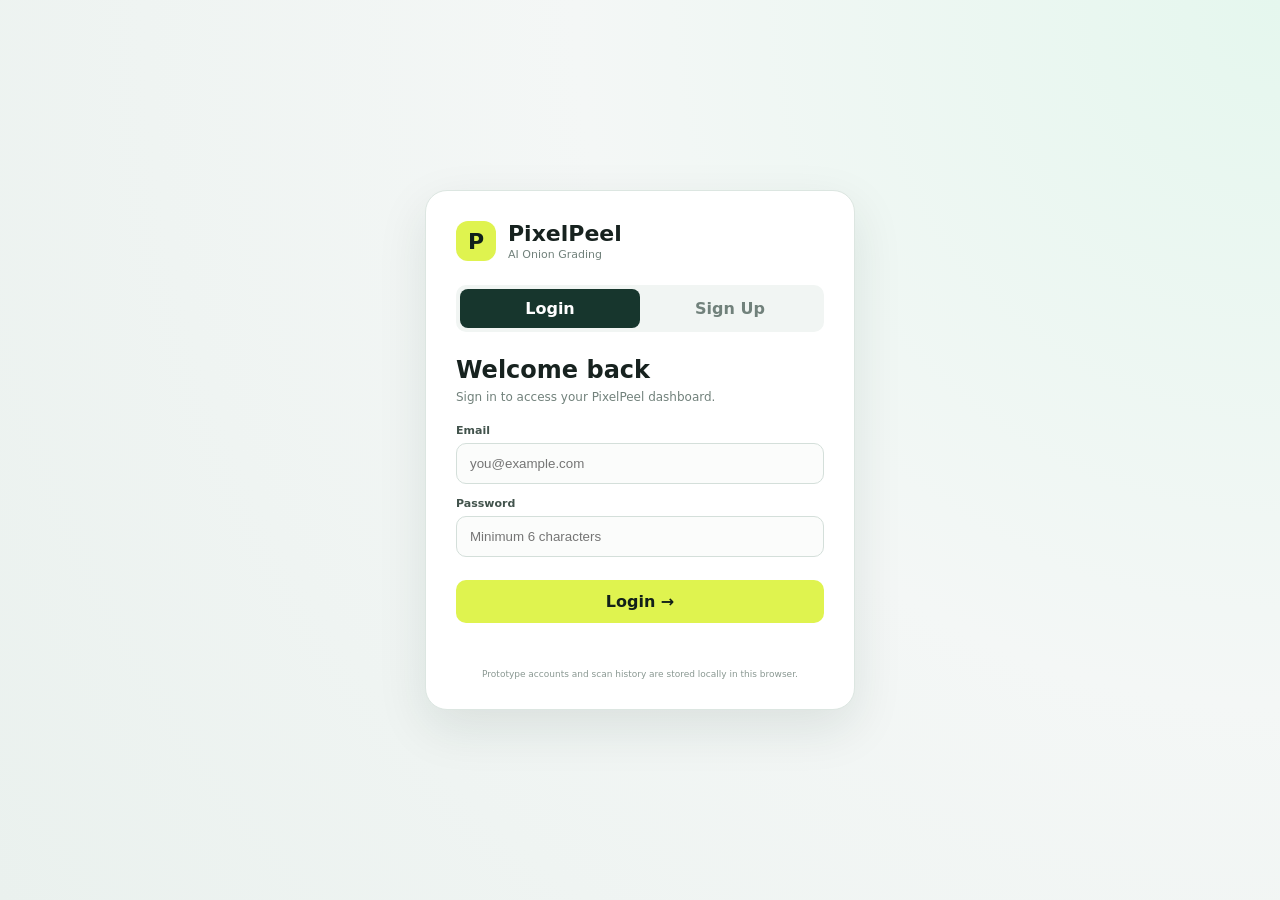
<file: index.html>
<!DOCTYPE html>
<html lang="en">
<head><meta charset="UTF-8"><meta name="viewport" content="width=device-width,initial-scale=1.0"><title>PixelPeel — Onion Quality Grading</title><link rel="stylesheet" href="style.css"><link rel="stylesheet" href="enhancements.css"></head>
<body>
<div id="authScreen" class="auth-screen"><div class="auth-card"><div class="auth-brand"><div class="brand-mark">P</div><div><strong>PixelPeel</strong><span>AI Onion Grading</span></div></div><div class="auth-tabs"><button id="loginTab" class="auth-tab active" type="button">Login</button><button id="signupTab" class="auth-tab" type="button">Sign Up</button></div><form id="authForm"><h2 id="authTitle">Welcome back</h2><p id="authSubtitle">Sign in to access your PixelPeel dashboard.</p><label id="nameField" class="auth-field hidden-auth">Full name<input id="authName" type="text" placeholder="Your name"></label><label class="auth-field">Email<input id="authEmail" type="email" placeholder="you@example.com" required></label><label class="auth-field">Password<input id="authPassword" type="password" placeholder="Minimum 6 characters" minlength="6" required></label><button class="primary auth-submit" type="submit" id="authSubmit">Login →</button><p id="authMessage" class="auth-message"></p></form><small class="auth-note">Prototype accounts and scan history are stored locally in this browser.</small></div></div>
<div id="app" class="app-shell hidden-app"><aside class="sidebar"><div class="brand"><div class="brand-mark">P</div><div><strong>PixelPeel</strong><span>AI Quality Lab</span></div></div><nav><button class="nav-item active" data-view="dashboard"><span>⌂</span>Dashboard</button><button class="nav-item" data-view="scan"><span>◉</span>New Scan</button><button class="nav-item" data-view="reports"><span>▤</span>Reports</button></nav><div class="user-card"><span id="userInitial">U</span><div><b id="userName">User</b><small id="userEmail">user@example.com</small></div><button id="logoutBtn" title="Log out" type="button">↪</button></div><div class="side-note"><b>SIH 2026</b><span>Problem Statement 26031</span></div></aside>
<main class="main"><header class="topbar"><div><p class="eyebrow">SMART AUTOMATION</p><h1 id="pageTitle">Onion Quality Dashboard</h1></div><div class="status"><i></i>AI Engine Ready</div></header>
<section id="dashboard" class="view active-view"><div class="hero-card"><div><span class="pill">AI-POWERED INSPECTION</span><h2>Grade an onion batch in seconds.</h2><p>Upload a batch image, run the vision scan, and get an objective quality report.</p><button class="primary" id="startScan">Start New Scan →</button></div><div class="hero-visual"><div class="orb orb1"></div><div class="orb orb2"></div><div class="onion-icon">🧅</div><div class="scan-ring"></div></div></div><div class="stats-grid"><div class="stat"><span>Total Scans</span><b id="totalScans">0</b><small>Your saved inspections</small></div><div class="stat"><span>Grade A</span><b id="gradeAStat">0%</b><small>Latest batch quality</small></div><div class="stat"><span>URS</span><b id="ursStat">0%</b><small>Latest batch review</small></div><div class="stat"><span>Avg. Confidence</span><b>94.6%</b><small>Prototype vision model</small></div></div><div class="recent"><div class="section-head"><h3>Recent inspections</h3><button class="text-btn" id="openReports">View all</button></div><div class="table-wrap"><table><thead><tr><th>Batch</th><th>Date</th><th>Onions</th><th>Grade A</th><th>URS</th><th>Status</th></tr></thead><tbody id="recentRows"><tr><td colspan="6">No scans yet. Start your first scan.</td></tr></tbody></table></div></div></section>
<section id="scan" class="view"><div class="scan-layout"><div class="panel upload-panel"><div class="section-head"><div><p class="eyebrow">STEP 01</p><h3>Capture batch</h3></div><span class="mini-status">Image input</span></div><label class="dropzone" id="dropzone"><input type="file" id="fileInput" accept="image/*"><div class="upload-symbol">＋</div><strong>Upload onion image</strong><span>PNG, JPG, WEBP · Any size or aspect ratio</span><button type="button" class="secondary" id="chooseFile">Choose Image</button></label><div class="preview"><img id="previewImg" alt="Selected onion batch"><div class="empty-preview"><span>🧅</span><p>Your image preview appears here</p></div></div><button class="primary full" id="scanBtn" disabled>Run AI Quality Scan</button></div><div class="panel results-panel"><div class="section-head"><div><p class="eyebrow">STEP 02</p><h3>AI inspection</h3></div><span id="scanState" class="mini-status">Waiting</span></div><div class="scanner" id="scanner"><img id="scannerBg" class="scanner-bg" alt=""><div id="scannerMedia" class="scanner-media"><img id="scanImage" class="scanner-image" alt="Uploaded onion batch being scanned"><div class="scanner-overlay"></div><div class="scanner-grid"></div><div id="boxes"></div></div><div class="scanner-status"><span class="live-dot"></span><b id="scanMessage">Ready to inspect</b><small id="scanSub">Upload an image to begin</small></div><div class="processed-count" id="processedCount"></div><div class="scan-line"></div></div><div class="classification"><div><span class="dot healthy"></span>Healthy <b id="healthyCount">0</b></div><div><span class="dot damaged"></span>Damaged <b id="damagedCount">0</b></div><div><span class="dot rotten"></span>Rotten <b id="rottenCount">0</b></div><div><span class="dot sprouted"></span>Sprouted <b id="sproutedCount">0</b></div><div><span class="dot undersized"></span>Undersized <b id="undersizedCount">0</b></div></div><div class="grade-result"><div class="grade-ring" id="gradeRing"><span id="gradePercent">0%</span><small>Grade A</small></div><div><p>Batch quality</p><h4 id="gradeTitle">Not scanned</h4><span id="gradeText">Run the AI scan to generate grading results.</span></div></div><button class="primary full hidden" id="reportBtn">Generate Digital Report →</button></div></div></section>
<section id="reports" class="view"><div class="panel report-panel"><div class="section-head"><div><p class="eyebrow">QUALITY HISTORY</p><h3>Digital Reports</h3></div><button class="primary" id="newScanFromReports">+ New Scan</button></div><div id="reportsList"></div></div></section>
</main></div><script src="app.js"></script></body></html>
</file>
<file: style.css>
*{box-sizing:border-box}body{margin:0;font-family:Inter,system-ui,-apple-system,Segoe UI,sans-serif;background:#f4f7f6;color:#17221f}button{font:inherit;cursor:pointer}.app-shell{display:flex;min-height:100vh}.sidebar{width:250px;background:#10201b;color:#eaf4ef;padding:24px 18px;display:flex;flex-direction:column}.brand{display:flex;align-items:center;gap:11px;margin-bottom:42px}.brand-mark{width:40px;height:40px;border-radius:12px;background:#dff34f;color:#10201b;display:grid;place-items:center;font-weight:900;font-size:22px}.brand strong{display:block;font-size:18px}.brand span{display:block;font-size:11px;color:#9bb0a8;margin-top:2px}.nav-item{width:100%;border:0;background:transparent;color:#aabbb4;text-align:left;padding:12px 13px;border-radius:10px;margin:3px 0}.nav-item span{display:inline-block;width:27px}.nav-item.active,.nav-item:hover{background:#1c342d;color:#fff}.side-note{margin-top:auto;border:1px solid #29433a;border-radius:13px;padding:14px;font-size:11px;color:#9eb1aa}.side-note b{display:block;color:#dff34f;margin-bottom:5px}.main{flex:1;padding:30px 38px;max-width:1450px;margin:auto;width:100%}.topbar{display:flex;justify-content:space-between;align-items:center;margin-bottom:25px}.eyebrow{font-size:10px;letter-spacing:1.5px;font-weight:800;color:#70837b;margin:0 0 5px}.topbar h1{font-size:26px;margin:0}.status,.mini-status{font-size:11px;background:#e8f4ec;padding:8px 11px;border-radius:99px;color:#267047}.status i{display:inline-block;width:7px;height:7px;background:#42a56b;border-radius:50%;margin-right:6px}.hero-card{background:#17362d;border-radius:20px;padding:30px;color:white;display:flex;justify-content:space-between;overflow:hidden;min-height:245px}.hero-card h2{font-size:31px;max-width:560px;margin:12px 0}.hero-card p{color:#b8cbc3;max-width:560px}.pill{font-size:10px;letter-spacing:1.4px;color:#dff34f;font-weight:800}.primary{border:0;border-radius:10px;background:#dff34f;color:#122019;font-weight:800;padding:12px 16px;margin-top:12px}.primary:hover{filter:brightness(.95)}.secondary{border:1px solid #cdd8d3;background:white;border-radius:10px;padding:10px 14px;font-weight:700}.hero-visual{width:270px;position:relative;display:grid;place-items:center}.onion-icon{font-size:90px;z-index:2;filter:drop-shadow(0 12px 18px #07150f)}.scan-ring{position:absolute;width:180px;height:180px;border:1px dashed #a9c3b7;border-radius:50%;animation:spin 8s linear infinite}.orb{position:absolute;border-radius:50%;background:#294f43;filter:blur(1px)}.orb1{width:130px;height:130px}.orb2{width:220px;height:220px;opacity:.25}@keyframes spin{to{transform:rotate(360deg)}}.stats-grid{display:grid;grid-template-columns:repeat(4,1fr);gap:15px;margin:18px 0}.stat,.panel,.recent{background:white;border:1px solid #e2e9e6;border-radius:16px;padding:19px}.stat span,.stat small{display:block;color:#71817b;font-size:12px}.stat b{display:block;font-size:29px;margin:8px 0}.stat small{color:#4b8060}.section-head{display:flex;justify-content:space-between;align-items:center}.section-head h3{margin:0;font-size:18px}.text-btn{border:0;background:none;color:#267047;font-weight:700}.table-wrap{overflow:auto;margin-top:14px}table{width:100%;border-collapse:collapse;font-size:12px}th,td{text-align:left;padding:12px 10px;border-bottom:1px solid #edf1ef}th{color:#778780;font-weight:700}.badge{padding:5px 9px;border-radius:99px;font-size:10px;font-weight:800}.good{background:#e5f5ea;color:#267047}.view{display:none}.active-view{display:block}.scan-layout{display:grid;grid-template-columns:1fr 1.2fr;gap:18px}.upload-panel h3,.results-panel h3{margin:0}.dropzone{display:flex;flex-direction:column;align-items:center;justify-content:center;min-height:170px;border:2px dashed #cbd8d2;border-radius:15px;margin:20px 0 13px;text-align:center;padding:20px}.dropzone input{display:none}.upload-symbol{font-size:35px;color:#2f7553}.dropzone strong{margin:8px 0 4px}.dropzone span{font-size:11px;color:#84938d}.dropzone .secondary{margin-top:13px}.preview{height:150px;background:#f1f5f3;border-radius:13px;overflow:hidden;display:grid;place-items:center;margin-bottom:13px;position:relative}.preview img{width:100%;height:100%;object-fit:cover;display:none}.empty-preview{text-align:center;color:#82928a;font-size:11px}.empty-preview span{font-size:38px;display:block}.full{width:100%;margin-top:0}
/* Scanner: the uploaded image is now the actual scan canvas. */
.scanner{height:360px;background:#dfe8e3;border-radius:15px;margin:20px 0 14px;position:relative;overflow:hidden;display:grid;place-items:center;border:1px solid #d3dfd9}.scanner-image{position:absolute;inset:0;width:100%;height:100%;object-fit:contain;background:#edf3f0;display:none;z-index:1}.scanner.has-image .scanner-image{display:block}.scanner-overlay{position:absolute;inset:0;background:linear-gradient(180deg,rgba(11,34,27,.18),rgba(11,34,27,.03) 45%,rgba(11,34,27,.14));z-index:2;pointer-events:none}.scanner-grid{position:absolute;inset:0;background-image:linear-gradient(rgba(41,69,60,.28) 1px,transparent 1px),linear-gradient(90deg,rgba(41,69,60,.28) 1px,transparent 1px);background-size:32px 32px;opacity:0;z-index:2;pointer-events:none}.scanning .scanner-grid{opacity:.22}.scanner-status{position:absolute;left:12px;top:12px;z-index:6;text-align:left;color:#fff;background:rgba(9,31,24,.78);backdrop-filter:blur(5px);padding:8px 11px;border-radius:10px;min-width:190px}.scanner-status b{display:block;font-size:12px}.scanner-status small{display:block;color:#d0e1da;font-size:9px;margin-top:3px}.live-dot{display:inline-block;width:8px;height:8px;border-radius:50%;background:#66d08d;margin-right:6px;box-shadow:0 0 0 4px rgba(102,208,141,.16)}.scanning .live-dot{animation:pulse 1s infinite}@keyframes pulse{50%{opacity:.35}}.processed-count{position:absolute;right:12px;top:12px;z-index:6;color:#fff;background:rgba(9,31,24,.78);padding:8px 11px;border-radius:10px;font-size:10px;font-weight:800}.scan-line{position:absolute;left:0;right:0;top:-5px;height:3px;background:#dff34f;box-shadow:0 0 20px #dff34f,0 0 7px #fff;display:none;z-index:5}.scanning .scan-line{display:block;animation:scan 1.5s linear infinite}@keyframes scan{to{top:365px}}#boxes{position:absolute;inset:0;z-index:4}.detect-box{position:absolute;border:3px solid #dff34f;border-radius:6px;z-index:4;animation:pop .35s ease-out;box-shadow:0 0 0 1px rgba(0,0,0,.1)}.detect-box[data-label="healthy"]{border-color:#28d56f}.detect-box[data-label="damaged"]{border-color:#ffbd3e}.detect-box[data-label="rotten"]{border-color:#ff4d4d}.detect-box[data-label="sprouted"]{border-color:#9c68ff}.detect-box[data-label="undersized"]{border-color:#3f9bff}.detect-label{position:absolute;top:-24px;left:-3px;color:#fff;padding:4px 7px;font-size:9px;font-weight:900;border-radius:5px 5px 0 0;white-space:nowrap;background:#dff34f}.detect-box[data-label="healthy"] .detect-label{background:#28b963}.detect-box[data-label="damaged"] .detect-label{background:#d9981e}.detect-box[data-label="rotten"] .detect-label{background:#df3d3d}.detect-box[data-label="sprouted"] .detect-label{background:#7446c8}.detect-box[data-label="undersized"] .detect-label{background:#277bc5}@keyframes pop{from{transform:scale(.8);opacity:0}to{transform:scale(1);opacity:1}}.classification{display:grid;grid-template-columns:repeat(5,1fr);gap:7px}.classification>div{background:#f5f8f6;border-radius:10px;padding:9px 5px;text-align:center;font-size:9px;color:#65756e}.classification b{display:block;color:#18231f;font-size:15px;margin-top:3px}.dot{display:inline-block;width:7px;height:7px;border-radius:50%;margin-right:3px}.healthy{background:#55ad72}.damaged{background:#e2b04b}.rotten{background:#d86a5f}.sprouted{background:#8c72c4}.undersized{background:#7190a0}.grade-result{display:flex;align-items:center;gap:17px;margin-top:18px;padding:14px;background:#f5f8f6;border-radius:13px}.grade-ring{width:90px;height:90px;border-radius:50%;display:grid;place-items:center;background:conic-gradient(#54a86f 0deg,#54a86f 0deg,#dfe7e3 0deg);flex:none}.grade-ring span{font-size:20px;font-weight:900}.grade-ring small{font-size:8px;margin-top:-28px}.grade-result p{font-size:10px;color:#7b8983;margin:0}.grade-result h4{margin:3px 0;font-size:17px}.grade-result span{font-size:11px;color:#72817b}.hidden{display:none!important}.report-card{max-width:820px;margin-top:20px;border:1px solid #dce5e1;border-radius:16px;padding:24px}.report-top{display:flex;align-items:center;gap:12px;border-bottom:1px solid #e6ece9;padding-bottom:18px}.report-logo{width:40px;height:40px;border-radius:10px;background:#17362d;color:#dff34f;display:grid;place-items:center;font-weight:900}.report-top h3{margin:0}.report-top span:not(.badge){font-size:11px;color:#7b8983}.report-top .badge{margin-left:auto}.report-metrics{display:grid;grid-template-columns:repeat(4,1fr);gap:10px;margin:20px 0}.report-metrics div{background:#f5f8f6;padding:14px;border-radius:10px}.report-metrics span,.report-metrics b{display:block}.report-metrics span{font-size:10px;color:#7b8983}.report-metrics b{font-size:22px;margin-top:5px}.bar-row{display:grid;grid-template-columns:90px 1fr 35px;gap:10px;align-items:center;font-size:11px;margin:10px 0}.bar-row>div{height:9px;background:#e8eeeb;border-radius:99px;overflow:hidden}.bar-row i{display:block;height:100%;width:0;background:#54a86f;border-radius:99px}.report-panel>.section-head{margin-bottom:3px}@media(max-width:900px){.sidebar{width:200px}.main{padding:22px}.hero-visual{display:none}.stats-grid{grid-template-columns:repeat(2,1fr)}.scan-layout{grid-template-columns:1fr}.scanner{height:330px}}@media(max-width:600px){.app-shell{display:block}.sidebar{width:100%;padding:14px}.brand{margin-bottom:12px}.sidebar nav{display:flex}.nav-item{margin:0 3px}.side-note{display:none}.main{padding:16px}.topbar{align-items:flex-start}.status{display:none}.stats-grid{grid-template-columns:1fr 1fr}.classification{grid-template-columns:repeat(3,1fr)}.report-metrics{grid-template-columns:1fr 1fr}.scanner{height:260px}}
@media print{.sidebar,.topbar,.report-panel>.section-head{display:none}.main{padding:0}.report-card{border:0;max-width:none}}
</file>
<file: enhancements.css>
/* PixelPeel responsive scanner + authentication enhancements */
.hidden-app{display:none!important}.hidden-auth{display:none!important}
.auth-screen{min-height:100vh;display:grid;place-items:center;padding:24px;background:radial-gradient(circle at top right,#e5f7ee,#f4f7f6 45%,#eaf1ee)}
.auth-card{width:min(430px,100%);background:#fff;border:1px solid #dce6e1;border-radius:22px;padding:30px;box-shadow:0 18px 50px rgba(20,50,40,.10)}
.auth-brand{display:flex;align-items:center;gap:12px;margin-bottom:24px}.auth-brand strong{display:block;font-size:22px}.auth-brand span{display:block;font-size:11px;color:#71817b;margin-top:2px}
.auth-tabs{display:grid;grid-template-columns:1fr 1fr;background:#f1f5f3;border-radius:10px;padding:4px;margin-bottom:24px}.auth-tab{border:0;background:transparent;border-radius:8px;padding:10px;font-weight:800;color:#71817b}.auth-tab.active{background:#17362d;color:#fff}
.auth-card h2{margin:0 0 6px;font-size:24px}.auth-card form>p:not(.auth-message){margin:0 0 20px;color:#71817b;font-size:12px}.auth-field{display:block;font-size:11px;font-weight:800;color:#42534c;margin:13px 0}.auth-field input{width:100%;margin-top:6px;padding:12px 13px;border:1px solid #d4dfda;border-radius:10px;outline:none;background:#fbfcfb}.auth-field input:focus{border-color:#54a86f;box-shadow:0 0 0 3px rgba(84,168,111,.12)}.auth-submit{width:100%;margin-top:10px}.auth-message{min-height:18px;font-size:11px;margin:10px 0 0;text-align:center}.auth-note{display:block;text-align:center;color:#8a9892;font-size:9px;margin-top:18px}
.user-card{display:flex;align-items:center;gap:9px;margin:18px 0;padding:10px;border:1px solid #29433a;border-radius:12px}.user-card>span{width:32px;height:32px;border-radius:50%;background:#dff34f;color:#10201b;display:grid;place-items:center;font-weight:900}.user-card div{min-width:0;flex:1}.user-card b,.user-card small{display:block;white-space:nowrap;overflow:hidden;text-overflow:ellipsis}.user-card b{font-size:11px}.user-card small{font-size:9px;color:#9bb0a8;margin-top:2px}.user-card button{border:0;background:transparent;color:#aabbb4;font-size:18px}
/* The scanner has a blurred copy of the uploaded image behind it, so there are no white/black letterbox areas. The foreground image preserves its exact aspect ratio. */
.scanner{height:390px;background:#dfe8e3!important;display:grid!important;place-items:center!important}.scanner-bg{position:absolute!important;inset:-30px!important;width:calc(100% + 60px)!important;height:calc(100% + 60px)!important;object-fit:cover!important;filter:blur(22px)!important;transform:scale(1.08)!important;opacity:.48!important;display:none;z-index:0!important}.scanner.has-image .scanner-bg{display:block!important}
.scanner-media{position:absolute!important;left:50%!important;top:50%!important;transform:translate(-50%,-50%)!important;z-index:1!important;overflow:visible!important;display:block!important}
.scanner-image{position:absolute!important;inset:0!important;width:100%!important;height:100%!important;object-fit:contain!important;background:transparent!important;display:none;z-index:1!important}.scanner.has-image .scanner-image{display:block!important}
.scanner-overlay{position:absolute!important;inset:0!important;background:linear-gradient(180deg,rgba(11,34,27,.10),rgba(11,34,27,0) 48%,rgba(11,34,27,.10))!important;z-index:2!important;pointer-events:none!important}.scanner-grid{z-index:2!important}.scanner-status,.processed-count{z-index:20!important}.scan-line{z-index:19!important}
#boxes{position:absolute!important;inset:0!important;z-index:10!important;pointer-events:none!important}.detect-box{z-index:10!important}
.preview img{object-fit:contain!important}
.reports-empty{padding:40px 15px;text-align:center;color:#7b8983}.report-history-card{border:1px solid #dce5e1;border-radius:16px;padding:20px;margin-top:18px}.report-history-card h3{margin:0 0 4px}.report-history-card .muted{font-size:11px;color:#7b8983}.report-history-metrics{display:grid;grid-template-columns:repeat(4,1fr);gap:9px;margin:16px 0}.report-history-metrics div{background:#f5f8f6;border-radius:9px;padding:11px}.report-history-metrics span{display:block;font-size:9px;color:#7b8983}.report-history-metrics b{display:block;font-size:18px;margin-top:3px}
@media(max-width:600px){.auth-card{padding:24px}.scanner{height:280px!important}.scanner-status{min-width:155px!important}.processed-count{font-size:9px!important}.user-card{display:none!important}.report-history-metrics{grid-template-columns:1fr 1fr}}
</file>
